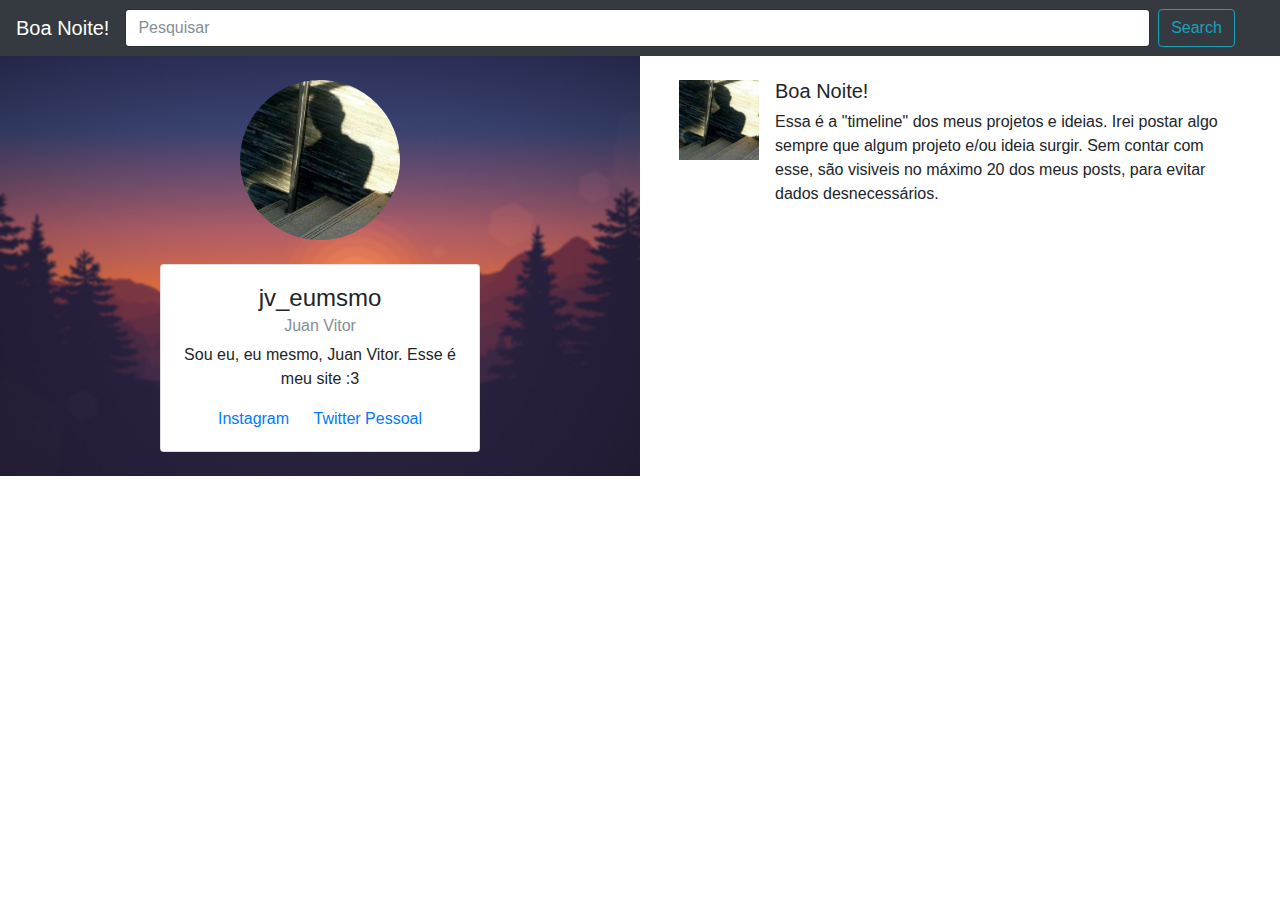
<file: index.html>
<!DOCTYPE html>
<html>
  <head>
    <meta charset="utf-8">
    <title></title>
    <meta name="viewport" content="width=device-width, initial-scale=1">
    <link rel="stylesheet" href="style.css">
    <link rel="stylesheet" href="library/bootstrap.min.css">
    <link rel="icon" href="eu.jpg" type="image/x-icon"/>
  </head>
  <body>

    <header>
      <nav class="navbar navbar-expand-lg navbar-dark bg-dark">
        <div class="navbar-collapse collapse" id="navbar-collapse" style="">
          <a class="navbar-brand mensagem-bom" href="#">Bom Dia!</a>
        </div>
        <!--<button class="navbar-toggler collapsed" type="button" data-toggle="collapse" data-target="#navbar-collapse" aria-controls="navbar-collapse" aria-expanded="false" aria-label="Toggle navigation">
          <span class="navbar-toggler-icon"></span>
        </button>-->

        <div class=" navbar-form col-xs-6" id="pesquisar-holder" style="width: 100% !important ;">
            <input id="pesquisar-input" class="form-control mr-2" type="search" placeholder="Pesquisar" aria-label="Pesquisar no Google" >
            <button id="pesquisar-button" class="btn btn-outline-info pull-right" type="submit">Search</button>
        </div>


      </nav>
    </header>

    <main id="perfil">
      <section id="perfil-inf">

        <img src="eu.jpg" id="foto-usuario">
        <div class="card" style="width: 20rem; margin: 0 auto;">
          <div class="card-body">
            <h4 class="card-title" id="username">Nome do Usuario</h4>
            <h6 class="card-subtitle mb-2 text-muted" id="apelido">Apelido</h6>
            <p class="card-text" id="bio">A bio do usuario porque ele é tope</p>
            <a href="https://www.instagram.com/jv_eumsmo/" class="card-link">Instagram</a>
            <a href="https://twitter.com/jv_eumsmo" class="card-link">Twitter Pessoal</a>
          </div>
        </div>
      </section>
      <section id="posts">
        <div class="container">
          <ul class="list-unstyled">
            <li class="media">
              <img class="mr-3" src="eu.jpg" alt="Generic placeholder image">
              <div class="media-body">
                <h5 class="mt-0 mensagem-bom">Bom dia!</h5>
                <p>Essa é a "timeline" dos meus projetos e ideias. Irei postar algo sempre que algum projeto e/ou ideia surgir. Sem contar com esse, são visiveis no máximo 20 dos meus posts, para evitar dados desnecessários. </p>
              </div>
            </li>
            <div id="formato-post" data-selector='post'>
              <li class="media my-4">
                <img class="mr-3" src="eu.jpg" alt="Generic placeholder image">
                <div class="media-body">
                  <h5 class="mt-0">%titulo%</h5>
                  <p>%conteudo%</p>
                </div>
              </li>
            </div>
          </ul>
        </div>
      </section>
    </main>

    <footer>

    <div id="player" ></div>
    </footer>

    <!-- Bibliotecas style="position: absolute; top: -9999px; left: -9999px;"-->
    <script src="library/jquery.js"></script>
    <script src="library/popper.js" charset="utf-8"></script>
    <script src="library/twitterFetcher.js" charset="utf-8"></script>
    <script src="library/bootstrap.min.js"></script>
    <script src="library/data-formatter.js" charset="utf-8"></script>

    <!-- Script -->
    <script src="script.js" charset="utf-8"></script>
    <script src="tempo.js" charset="utf-8"></script>
    <script src="search.js" charset="utf-8"></script>

  </body>
</html>
</file>
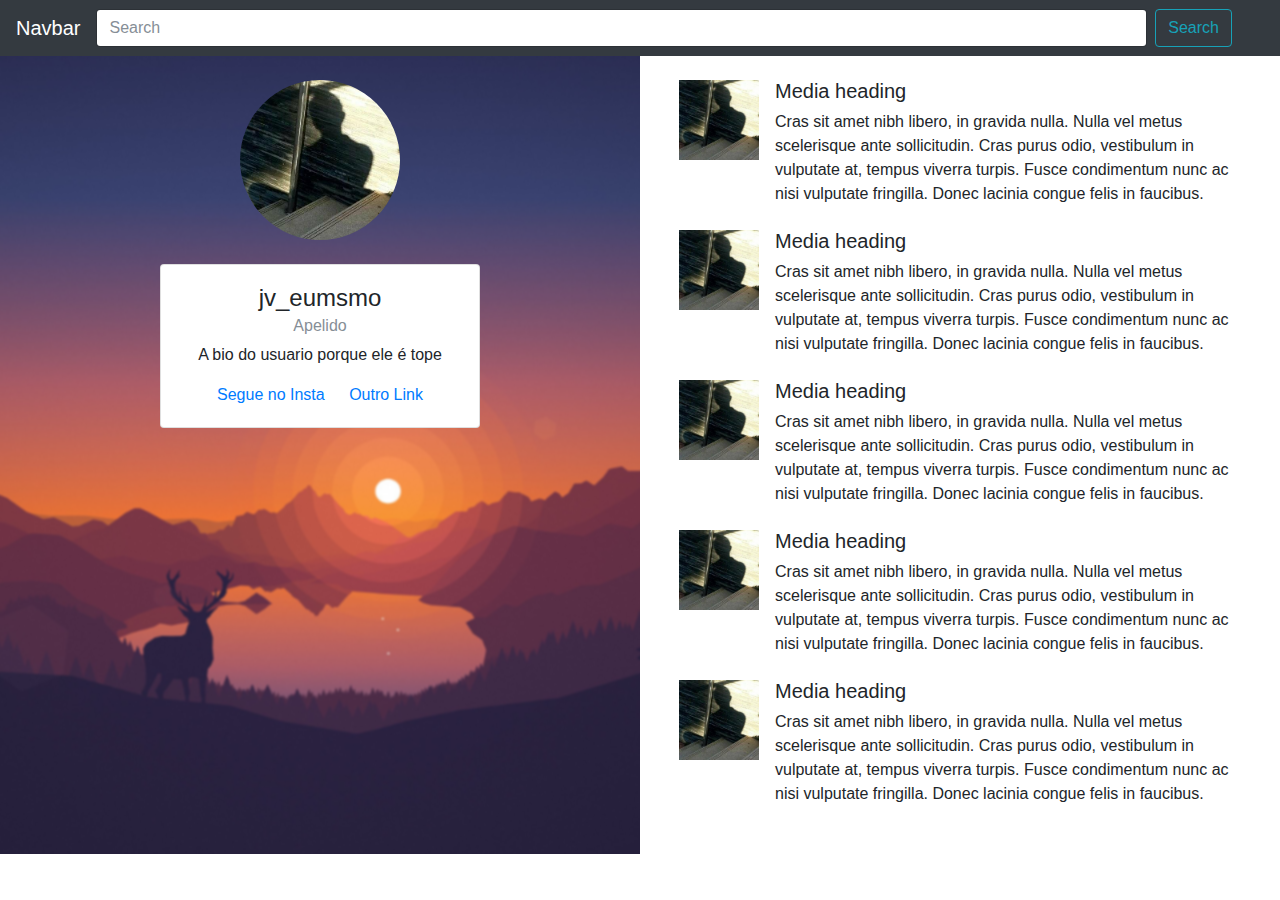
<file: sobre.html>
<!DOCTYPE html>
<html>
  <head>
    <meta charset="utf-8">
    <title></title>
    <meta name="viewport" content="width=device-width, initial-scale=1">
    <link rel="stylesheet" href="style.css">
    <link rel="stylesheet" href="library/bootstrap.min.css">
  </head>
  <body>
    <header>
      <nav class="navbar navbar-expand-lg navbar-dark bg-dark">
        <a class="navbar-brand" href="#">Navbar</a>
        <button class="navbar-toggler collapsed" type="button" data-toggle="collapse" data-target="#navbarColor01" aria-controls="navbarColor01" aria-expanded="false" aria-label="Toggle navigation">
          <span class="navbar-toggler-icon"></span>
        </button>

        <div class="navbar-collapse collapse" id="navbarColor01" style="">
          <div class="form-inline col-xs-6" style="width: 100% !important ;">
            <input class="form-control mr-sm-2" type="search" placeholder="Search" aria-label="Search" style="width: 90% !important ;">
            <button class="btn btn-outline-info my-2 my-sm-0" type="submit">Search</button>
          </div>
        </div>
      </nav>
    </header>

    <main id="perfil">
      <section id="perfil-inf">
        <img src="eu.jpg" id="foto-usuario">
        <div class="card" style="width: 20rem; margin: 0 auto;">
          <div class="card-body">
            <h4 class="card-title" id="username">Nome do Usuario</h4>
            <h6 class="card-subtitle mb-2 text-muted">Apelido</h6>
            <p class="card-text">A bio do usuario porque ele é tope</p>
            <a href="#" class="card-link">Segue no Insta</a>
            <a href="#" class="card-link">Outro Link</a>
          </div>
        </div>
      </section>
      <section id="posts">
        <div class="container">
          <ul class="list-unstyled">
            <li class="media">
              <img class="mr-3" src="eu.jpg" alt="Generic placeholder image">
              <div class="media-body">
                <h5 class="mt-0">Media heading</h5>
                Cras sit amet nibh libero, in gravida nulla. Nulla vel metus scelerisque ante sollicitudin. Cras purus odio, vestibulum in vulputate at, tempus viverra turpis. Fusce condimentum nunc ac nisi vulputate fringilla. Donec lacinia congue felis in faucibus.
              </div>
            </li>
            <li class="media my-4">
              <img class="mr-3" src="eu.jpg" alt="Generic placeholder image">
              <div class="media-body">
                <h5 class="mt-0">Media heading</h5>
                Cras sit amet nibh libero, in gravida nulla. Nulla vel metus scelerisque ante sollicitudin. Cras purus odio, vestibulum in vulputate at, tempus viverra turpis. Fusce condimentum nunc ac nisi vulputate fringilla. Donec lacinia congue felis in faucibus.
              </div>
            </li>
            <li class="media my-4">
              <img class="mr-3" src="eu.jpg" alt="Generic placeholder image">
              <div class="media-body">
                <h5 class="mt-0">Media heading</h5>
                Cras sit amet nibh libero, in gravida nulla. Nulla vel metus scelerisque ante sollicitudin. Cras purus odio, vestibulum in vulputate at, tempus viverra turpis. Fusce condimentum nunc ac nisi vulputate fringilla. Donec lacinia congue felis in faucibus.
              </div>
            </li>
            <li class="media my-4">
              <img class="mr-3" src="eu.jpg" alt="Generic placeholder image">
              <div class="media-body">
                <h5 class="mt-0">Media heading</h5>
                Cras sit amet nibh libero, in gravida nulla. Nulla vel metus scelerisque ante sollicitudin. Cras purus odio, vestibulum in vulputate at, tempus viverra turpis. Fusce condimentum nunc ac nisi vulputate fringilla. Donec lacinia congue felis in faucibus.
              </div>
            </li>
            <li class="media my-4">
              <img class="mr-3" src="eu.jpg" alt="Generic placeholder image">
              <div class="media-body">
                <h5 class="mt-0">Media heading</h5>
                Cras sit amet nibh libero, in gravida nulla. Nulla vel metus scelerisque ante sollicitudin. Cras purus odio, vestibulum in vulputate at, tempus viverra turpis. Fusce condimentum nunc ac nisi vulputate fringilla. Donec lacinia congue felis in faucibus.
              </div>
            </li>
          </ul>
        </div>
      </section>
    </main>

    <footer>

    </footer>

    <script src="library/jquery.js"></script>
    <script src="https://cdnjs.cloudflare.com/ajax/libs/popper.js/1.12.3/umd/popper.min.js" integrity="sha384-vFJXuSJphROIrBnz7yo7oB41mKfc8JzQZiCq4NCceLEaO4IHwicKwpJf9c9IpFgh" crossorigin="anonymous"></script>
    <script src="https://maxcdn.bootstrapcdn.com/bootstrap/4.0.0-beta.2/js/bootstrap.min.js" integrity="sha384-alpBpkh1PFOepccYVYDB4do5UnbKysX5WZXm3XxPqe5iKTfUKjNkCk9SaVuEZflJ" crossorigin="anonymous"></script>
    <script src="script.js" charset="utf-8"></script>
  </body>
</html>
</file>
<file: style.css>
body,html{
  min-height: 100%;
  margin: 0;
  overflow-x: hidden;
}

nav{
  background-color: #03a9f4;
  min-height: 3em;
}
nav ul{margin: 0;}
nav li{
  display: inline-block;
}

#navbar-collapse{
  width:  auto;
  flex-basis: 0;
}

#pesquisar-holder{
  display:  flex;
}

#pesquisar-input{
    width: 90% !important ;
}

#pesquisar-button{

}

#perfil{
  display: flex;
}


#perfil-inf{
  width: 50%;
  text-align: center;
  padding: 1.5em;
  position: relative;
}

#perfil-inf::before{
  content: "";
  background-image: url('lake-night.jpg');
  background-size: auto 100%;
  background-position:top;
  filter: blur(.05em);
  transform: scale(1.05,1.05);
  width: 100%;
  height: 100%;

  position: absolute;
  top: 0;
  left: 0;
  z-index: -3

}

#posts{
  width: 50%;
  background-color: white;
  padding: 1.5em;
}

#foto-usuario{
  width: 10em;
  border-radius: 50%;
  margin-bottom: 1.5em;
}



#posts img{ width: 5em;}

@media screen and (min-width: 951px){
  #posts{
    max-height: 92vh;
    overflow-y:scroll;
  }

  body,html{
    overflow: hidden !important;
  }
}

@media screen and (max-width: 951px) {
  #perfil{
    display: block;
  }

  #perfil section{
    width: 100%;
  }

  #navbar{
      margin-top:  1em;
      margin-bottom:  1ex;
    }


}
</file>
